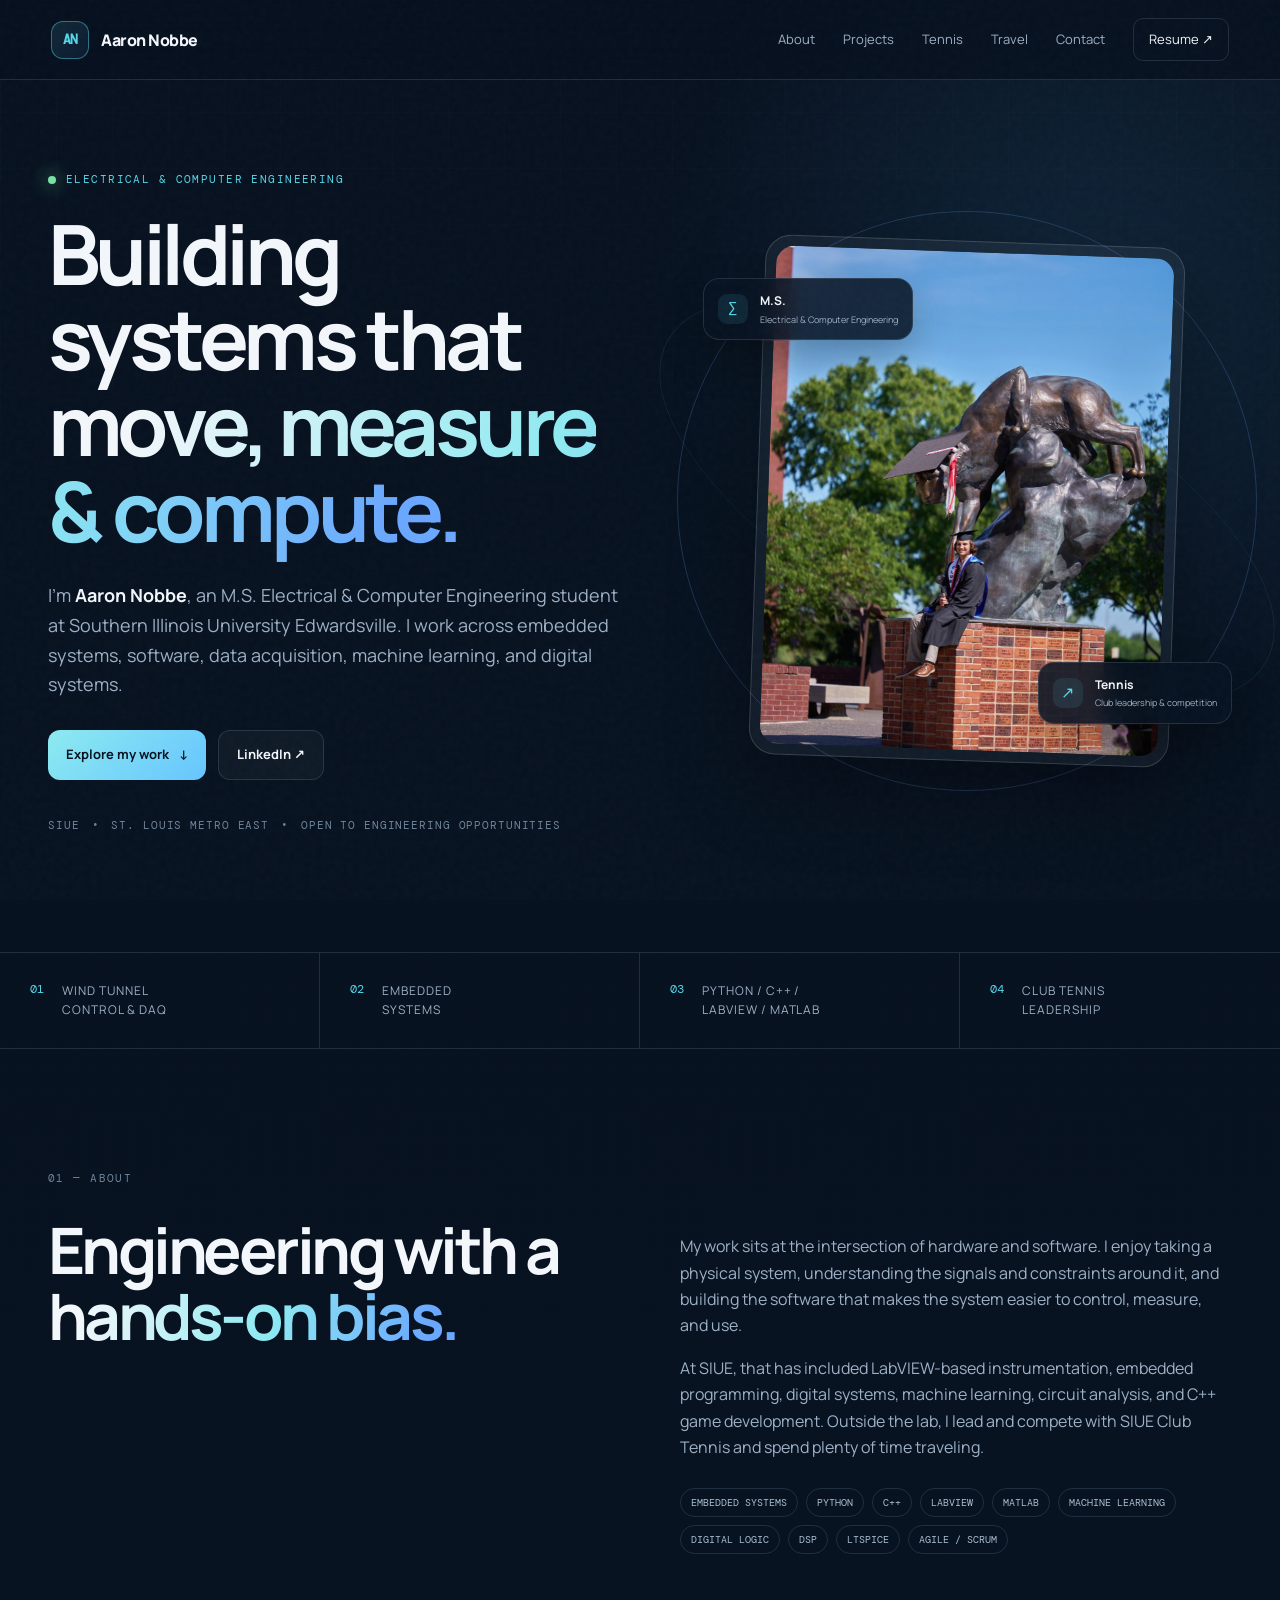
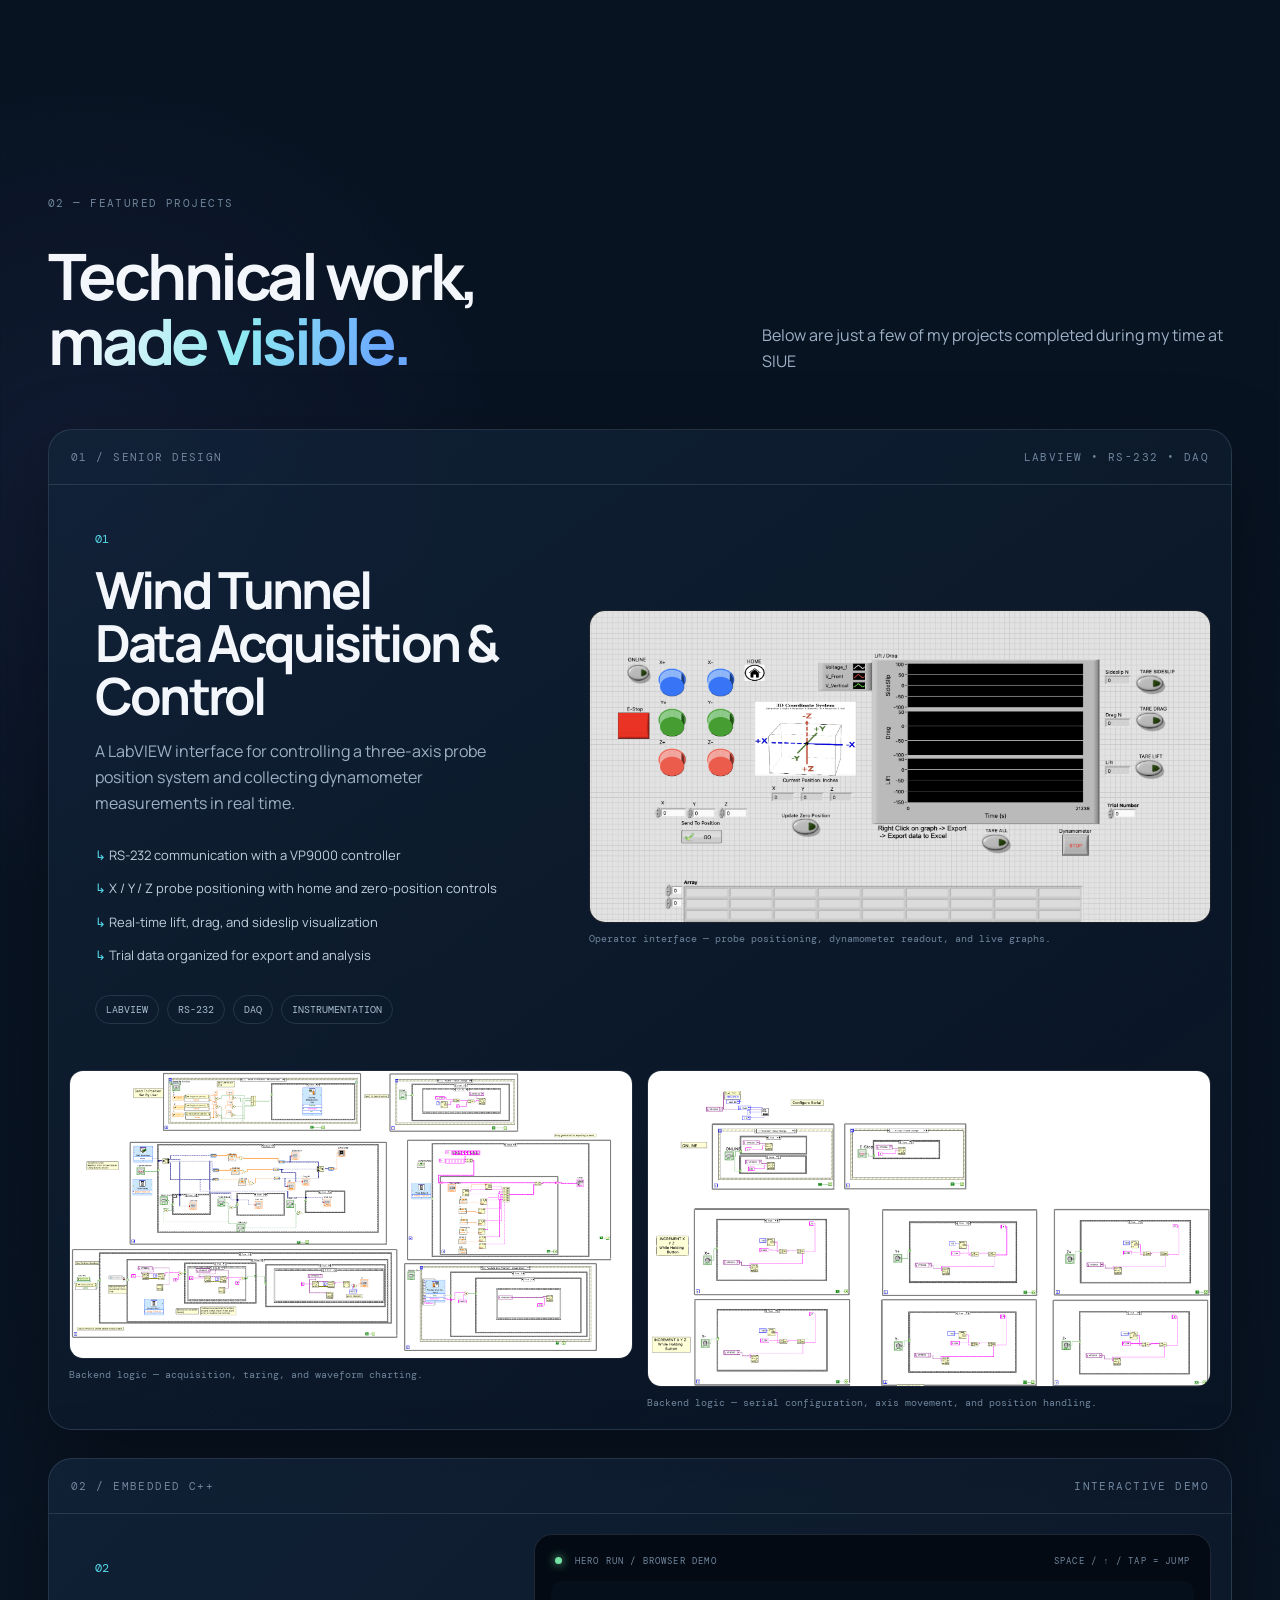
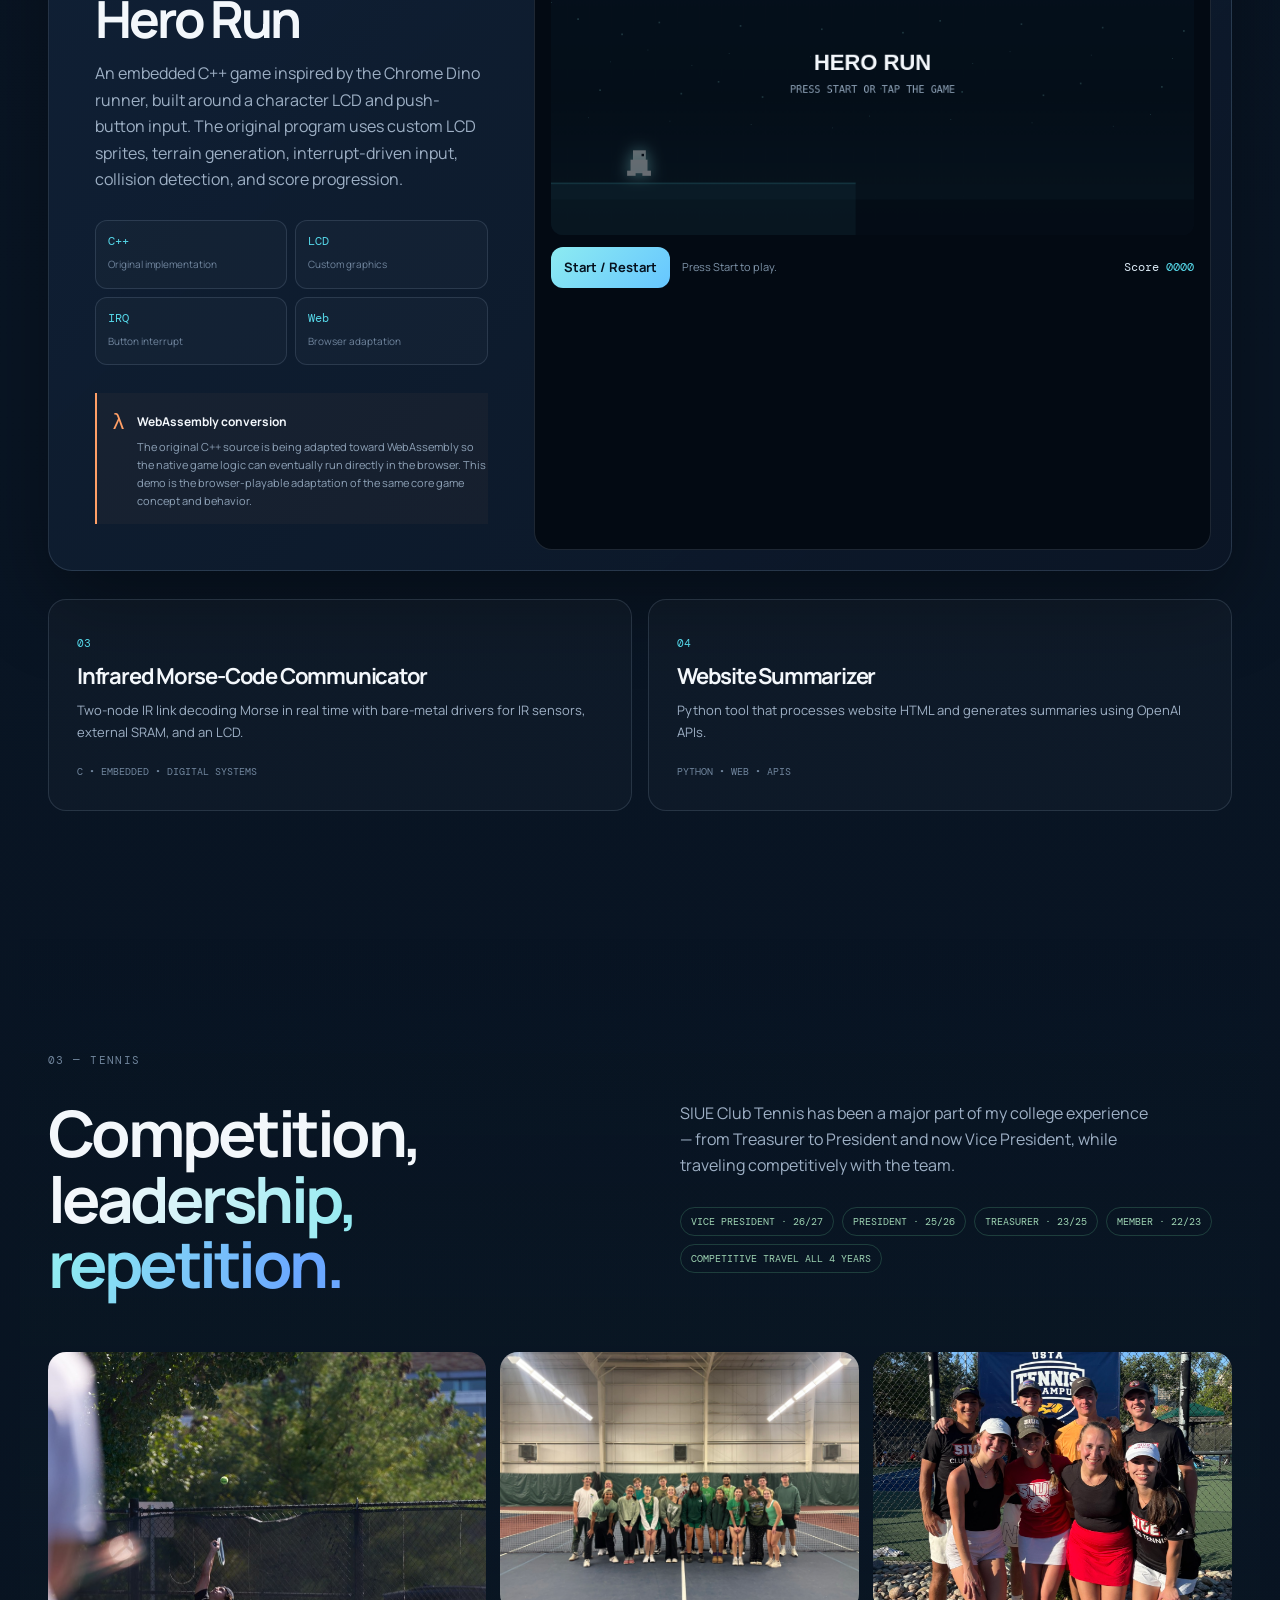
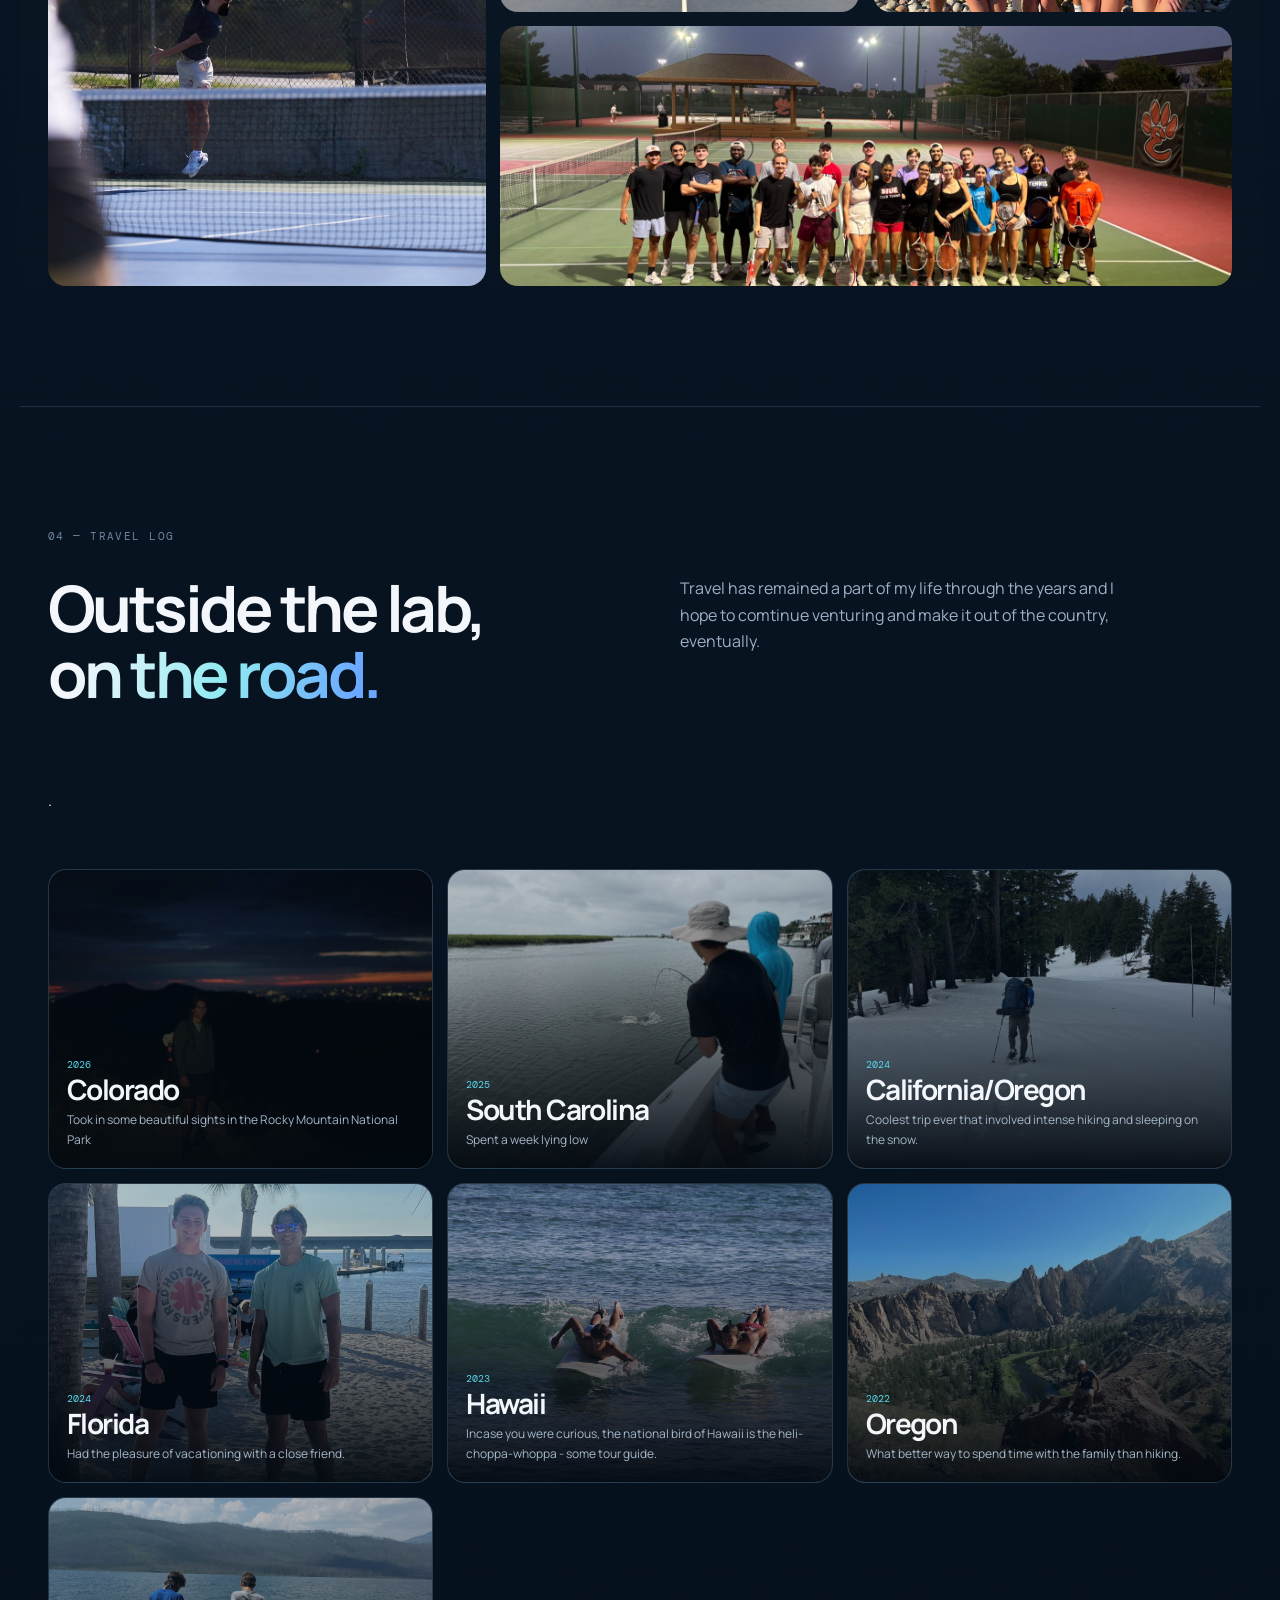
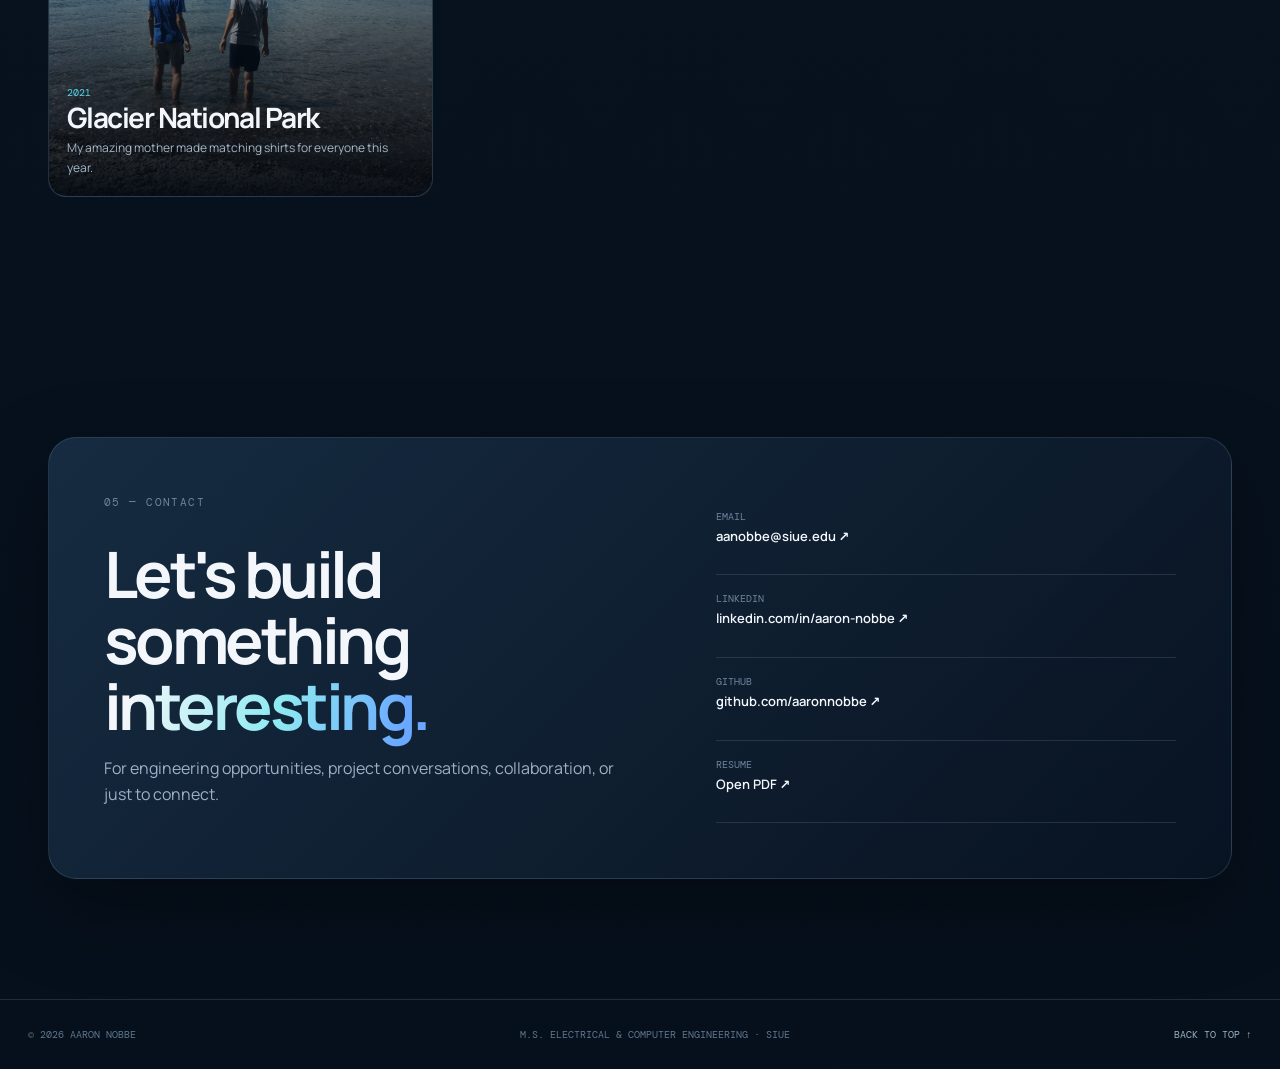
<file: index.html>
<!DOCTYPE html>
<html lang="en">
<head>
  <meta charset="UTF-8">
  <meta name="viewport" content="width=device-width, initial-scale=1.0">
  <meta name="description" content="Aaron Nobbe — M.S. Electrical & Computer Engineering portfolio. Engineering projects, tennis, travel, and interactive work.">
  <meta name="theme-color" content="#07111f">
  <title>Aaron Nobbe | Electrical & Computer Engineering</title>
  <link rel="preconnect" href="https://fonts.googleapis.com">
  <link rel="preconnect" href="https://fonts.gstatic.com" crossorigin>
  <link href="https://fonts.googleapis.com/css2?family=DM+Mono:wght@400;500&family=Manrope:wght@400;500;600;700;800&display=swap" rel="stylesheet">
  <link rel="stylesheet" href="styles.css">
</head>
<body>
  <div class="noise"></div>

  <header class="site-header" id="top">
    <a class="brand" href="#top" aria-label="Aaron Nobbe home">
      <span class="brand-mark">AN</span>
      <span>Aaron Nobbe</span>
    </a>
    <button class="menu-toggle" aria-label="Open navigation" aria-expanded="false">☰</button>
    <nav class="nav" aria-label="Primary navigation">
      <a href="#about">About</a>
      <a href="#projects">Projects</a>
      <a href="#tennis">Tennis</a>
      <a href="#travel">Travel</a>
      <a href="#contact">Contact</a>
      <a class="nav-resume" href="assets/Aaron_Nobbe_Resume.pdf" target="_blank" rel="noopener">Resume ↗</a>
    </nav>
  </header>

  <main>
    <section class="hero section-pad">
      <div class="hero-copy">
        <div class="eyebrow"><span class="pulse"></span> Electrical & Computer Engineering</div>
        <h1>Building systems that<br><span class="gradient-text">move, measure & compute.</span></h1>
        <p class="hero-lede">
          I'm <strong>Aaron Nobbe</strong>, an M.S. Electrical & Computer Engineering student at
          Southern Illinois University Edwardsville. I work across embedded systems, software,
          data acquisition, machine learning, and digital systems.
        </p>
        <div class="hero-actions">
          <a class="button button-primary" href="#projects">Explore my work <span>↓</span></a>
          <a class="button button-ghost" href="https://www.linkedin.com/in/aaron-nobbe/" target="_blank" rel="noopener">LinkedIn ↗</a>
        </div>
        <div class="hero-meta">
          <span>SIUE</span><span>•</span><span>St. Louis Metro East</span><span>•</span><span>Open to engineering opportunities</span>
        </div>
      </div>

      <div class="hero-photo-wrap">
        <div class="orbit orbit-one"></div>
        <div class="orbit orbit-two"></div>
        <div class="hero-photo-card">
          <img src="assets/profile.jpg" alt="Portrait of Aaron Nobbe">
        </div>
        <div class="floating-chip chip-degree">
          <span class="chip-icon">∑</span>
          <div><b>M.S.</b><small>Electrical & Computer Engineering</small></div>
        </div>
        <div class="floating-chip chip-sport">
          <span class="chip-icon">↗</span>
          <div><b>Tennis</b><small>Club leadership & competition</small></div>
        </div>
      </div>
    </section>

    <section class="stats-strip">
      <div><b>01</b><span>Wind tunnel<br>control & DAQ</span></div>
      <div><b>02</b><span>Embedded<br>systems</span></div>
      <div><b>03</b><span>Python / C++ /<br>LabVIEW / MATLAB</span></div>
      <div><b>04</b><span>Club tennis<br>leadership</span></div>
    </section>

    <section class="section-pad about" id="about">
      <div class="section-label">01 — ABOUT</div>
      <div class="about-grid">
        <div>
          <h2>Engineering with a<br><span class="gradient-text">hands-on bias.</span></h2>
        </div>
        <div class="about-copy">
          <p>
            My work sits at the intersection of hardware and software. I enjoy taking a physical
            system, understanding the signals and constraints around it, and building the software
            that makes the system easier to control, measure, and use.
          </p>
          <p>
            At SIUE, that has included LabVIEW-based instrumentation, embedded programming,
            digital systems, machine learning, circuit analysis, and C++ game development.
            Outside the lab, I lead and compete with SIUE Club Tennis and spend plenty of time
            traveling.
          </p>
          <div class="skill-cloud" aria-label="Skills">
            <span>Embedded Systems</span><span>Python</span><span>C++</span><span>LabVIEW</span>
            <span>MATLAB</span><span>Machine Learning</span><span>Digital Logic</span>
            <span>DSP</span><span>LTSpice</span><span>Agile / Scrum</span>
          </div>
        </div>
      </div>
    </section>

    <section class="section-pad projects" id="projects">
      <div class="section-label">02 — FEATURED PROJECTS</div>
      <div class="section-heading">
        <div>
          <h2>Technical work,<br><span class="gradient-text">made visible.</span></h2>
        </div>
        <p>Below are just a few of my projects completed during my time at SIUE</p>
      </div>

      <!--
        TO ADD ANOTHER FULL CASE-STUDY PROJECT:
        Copy one of the <article class="project-card"> blocks below
        (wind-card or game-card), give it a new class name if you want
        unique styling, update the copy/images, and paste it here or
        after the existing ones. It will automatically pick up the
        project-card / project-grid layout styles from styles.css.
      -->
      <article class="project-card wind-card">
        <div class="project-topline"><span>01 / SENIOR DESIGN</span><span>LABVIEW • RS-232 • DAQ</span></div>
        <div class="project-grid">
          <div class="project-copy">
            <div class="project-number">01</div>
            <h3>Wind Tunnel<br>Data Acquisition & Control</h3>
            <p class="project-summary">
              A LabVIEW interface for controlling a three-axis probe position system and collecting
              dynamometer measurements in real time.
            </p>
            <ul class="feature-list">
              <li><span>↳</span> RS-232 communication with a VP9000 controller</li>
              <li><span>↳</span> X / Y / Z probe positioning with home and zero-position controls</li>
              <li><span>↳</span> Real-time lift, drag, and sideslip visualization</li>
              <li><span>↳</span> Trial data organized for export and analysis</li>
            </ul>
            <div class="tech-row"><span>LabVIEW</span><span>RS-232</span><span>DAQ</span><span>Instrumentation</span></div>
          </div>
          <div class="project-media">
            <figure class="media-main">
              <img src="assets/wind-tunnel-interface.png" alt="Wind tunnel LabVIEW control interface" loading="lazy">
              <figcaption>Operator interface — probe positioning, dynamometer readout, and live graphs.</figcaption>
            </figure>
          </div>
        </div>
        <div class="backend-gallery">
          <figure><img src="assets/wind-tunnel-backend.png" alt="Wind tunnel LabVIEW backend block diagram" loading="lazy"><figcaption>Backend logic — acquisition, taring, and waveform charting.</figcaption></figure>
          <figure><img src="assets/wind-tunnel-backend-2.png" alt="Wind tunnel LabVIEW backend block diagram showing serial and axis controls" loading="lazy"><figcaption>Backend logic — serial configuration, axis movement, and position handling.</figcaption></figure>
        </div>
      </article>

      <article class="project-card game-card">
        <div class="project-topline"><span>02 / EMBEDDED C++</span><span>INTERACTIVE DEMO</span></div>
        <div class="project-grid game-grid">
          <div class="project-copy">
            <div class="project-number">02</div>
            <h3>Hero Run</h3>
            <p class="project-summary">
              An embedded C++ game inspired by the Chrome Dino runner, built around a character
              LCD and push-button input. The original program uses custom LCD sprites, terrain
              generation, interrupt-driven input, collision detection, and score progression.
            </p>
            <div class="game-specs">
              <div><b>C++</b><span>Original implementation</span></div>
              <div><b>LCD</b><span>Custom graphics</span></div>
              <div><b>IRQ</b><span>Button interrupt</span></div>
              <div><b>Web</b><span>Browser adaptation</span></div>
            </div>
            <div class="wasm-note">
              <span class="note-icon">λ</span>
              <div>
                <b>WebAssembly conversion</b>
                <p>The original C++ source is being adapted toward WebAssembly so the native game
                logic can eventually run directly in the browser. This demo is the browser-playable
                adaptation of the same core game concept and behavior.</p>
              </div>
            </div>
          </div>
          <div class="game-panel">
            <div class="game-header">
              <div><span class="live-dot"></span> HERO RUN / BROWSER DEMO</div>
              <div>SPACE / ↑ / TAP = JUMP</div>
            </div>
            <canvas id="gameCanvas" width="760" height="300" aria-label="Playable Hero Run game"></canvas>
            <div class="game-controls">
              <button class="button button-primary" id="startGame">Start / Restart</button>
              <span id="gameStatus">Press Start to play.</span>
              <strong>Score <span id="score">0000</span></strong>
            </div>
          </div>
        </div>
      </article>

      <div class="other-projects">
        <div class="mini-project">
          <span>03</span><h4>Infrared Morse-Code Communicator</h4>
          <p>Two-node IR link decoding Morse in real time with bare-metal drivers for IR sensors, external SRAM, and an LCD.</p>
          <em>C • Embedded • Digital Systems</em>
        </div>
        <div class="mini-project">
          <span>04</span><h4>Website Summarizer</h4>
          <p>Python tool that processes website HTML and generates summaries using OpenAI APIs.</p>
          <em>Python • Web • APIs</em>
        </div>
        <!--
          TO ADD ANOTHER SMALLER PROJECT: copy a .mini-project block
          below this comment, bump the number, and fill in the fields.
          It'll drop into the grid automatically.

          <div class="mini-project">
            <span>05</span><h4>Project Title</h4>
            <p>One or two sentences describing what it does.</p>
            <em>Tag • Tag • Tag</em>
          </div>
        -->
      </div>
    </section>

    <section class="section-pad tennis" id="tennis">
      <div class="section-label">03 — TENNIS</div>
      <div class="split-title">
        <div><h2>Competition,<br><span class="gradient-text">leadership, repetition.</span></h2></div>
        <div>
          <p>SIUE Club Tennis has been a major part of my college experience — from Treasurer to President and now Vice President, while traveling competitively with the team.</p>
          <div class="role-pills"><span>Vice President · 26/27</span><span>President · 25/26</span><span>Treasurer · 23/25</span><span>Member · 22/23</span><span>Competitive Travel All 4 Years</span></div>
        </div>
      </div>
      <div class="photo-grid tennis-grid">
        <div class="photo-tile tall"><img src="assets/gallery/tennis-1.jpg" alt="Aaron Nobbe playing tennis" loading="lazy"></div>
        <div class="photo-tile"><img src="assets/gallery/tennis-2.jpg" alt="Tennis action shot" loading="lazy"></div>
        <div class="photo-tile"><img src="assets/gallery/tennis-3.jpg" alt="Tennis action shot" loading="lazy"></div>
        <div class="photo-tile wide"><img src="assets/gallery/tennis-4.jpg" alt="SIUE Club Tennis team" loading="lazy"></div>
      </div>
    </section>

    <section class="section-pad travel" id="travel">
      <div class="section-label">04 — TRAVEL LOG</div>
      <div class="travel-intro">
        <div><h2>Outside the lab,<br><span class="gradient-text">on the road.</span></h2></div>
        <p> Travel has remained a part of my life through the years and I hope to comtinue venturing and make it out of the country, eventually.</p>.</p>
      </div>
      <div class="travel-grid" id="travelGrid"></div>
    </section>

    <section class="section-pad contact" id="contact">
      <div class="contact-card">
        <div>
          <div class="section-label">05 — CONTACT</div>
          <h2>Let's build something<br><span class="gradient-text">interesting.</span></h2>
          <p>For engineering opportunities, project conversations, collaboration, or just to connect.</p>
        </div>
        <div class="contact-links">
          <a href="mailto:aanobbe@siue.edu"><span>Email</span><b>aanobbe@siue.edu ↗</b></a>
          <a href="https://www.linkedin.com/in/aaron-nobbe/" target="_blank" rel="noopener"><span>LinkedIn</span><b>linkedin.com/in/aaron-nobbe ↗</b></a>
          <a href="https://github.com/aaronnobbe" target="_blank" rel="noopener"><span>GitHub</span><b>github.com/aaronnobbe ↗</b></a>
          <a href="assets/Aaron_Nobbe_Resume.pdf" target="_blank" rel="noopener"><span>Resume</span><b>Open PDF ↗</b></a>
        </div>
      </div>
    </section>
  </main>

  <footer>
    <span>© 2026 Aaron Nobbe</span>
    <span>M.S. Electrical & Computer Engineering · SIUE</span>
    <a href="#top">Back to top ↑</a>
  </footer>

  <script src="script.js"></script>
</body>
</html>
</file>
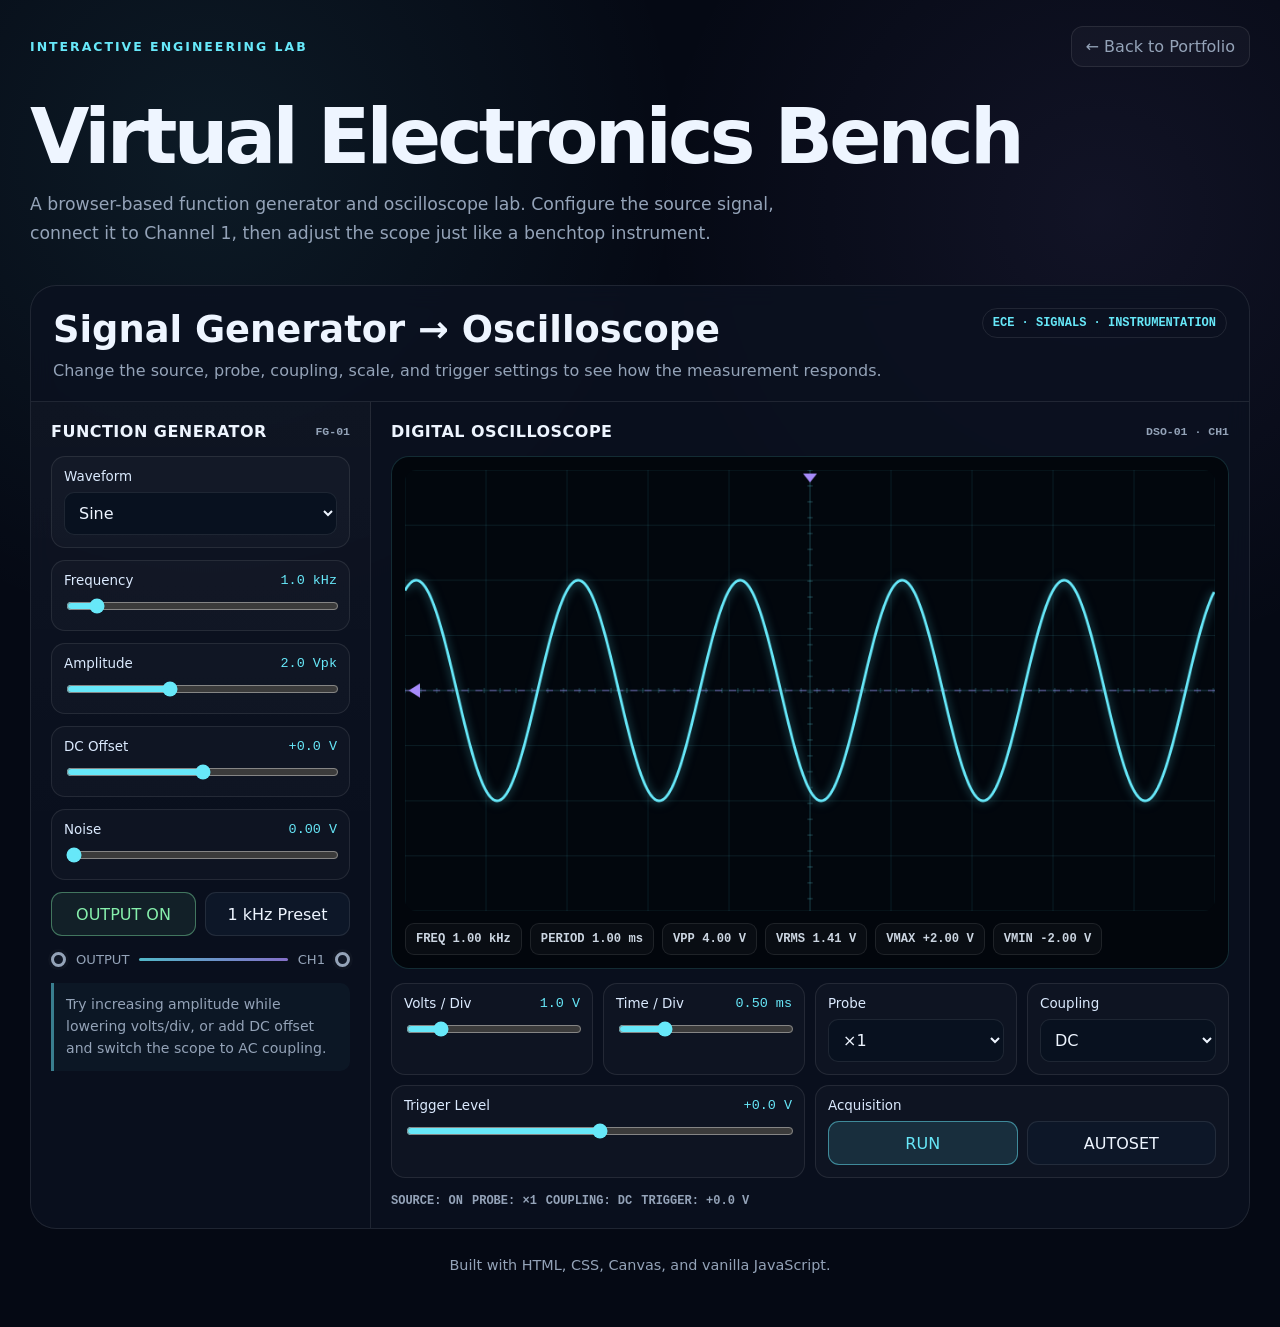
<file: ece-playground.html>
<!DOCTYPE html>
<html lang="en">
<head>
  <meta charset="UTF-8" />
  <meta name="viewport" content="width=device-width, initial-scale=1.0" />
  <title>Virtual Electronics Bench | Aaron Nobbe</title>
  <style>
    :root{
      --bg:#050914;
      --panel:#0b1220;
      --panel2:#0f1a2d;
      --text:#eef5ff;
      --muted:#94a3b8;
      --border:rgba(255,255,255,.09);
      --accent:#67e8f9;
      --accent2:#a78bfa;
      --good:#86efac;
      --warn:#fbbf24;
      --danger:#fca5a5;
    }

    *{box-sizing:border-box}

    body{
      margin:0;
      font-family:Inter, ui-sans-serif, system-ui, -apple-system, BlinkMacSystemFont, "Segoe UI", sans-serif;
      color:var(--text);
      background:
        radial-gradient(circle at 16% 12%, rgba(103,232,249,.08), transparent 30rem),
        radial-gradient(circle at 86% 16%, rgba(167,139,250,.08), transparent 28rem),
        var(--bg);
      min-height:100vh;
    }

    a{color:inherit}

    .wrap{
      width:min(1220px,calc(100% - 32px));
      margin:auto;
      padding:26px 0 54px;
    }

    .topbar{
      display:flex;
      align-items:center;
      justify-content:space-between;
      gap:18px;
      margin-bottom:34px;
    }

    .eyebrow{
      font-size:.78rem;
      letter-spacing:.16em;
      text-transform:uppercase;
      color:var(--accent);
      font-weight:700;
    }

    .back{
      text-decoration:none;
      border:1px solid var(--border);
      padding:10px 14px;
      border-radius:12px;
      color:var(--muted);
      background:rgba(255,255,255,.03);
    }

    .back:hover{
      color:var(--text);
      border-color:rgba(103,232,249,.35);
    }

    h1{
      font-size:clamp(2.4rem,6vw,5.4rem);
      line-height:.95;
      margin:.35rem 0 1rem;
      letter-spacing:-.05em;
    }

    .lede{
      max-width:790px;
      color:var(--muted);
      font-size:1.08rem;
      line-height:1.7;
      margin:0 0 36px;
    }

    .bench{
      border:1px solid var(--border);
      border-radius:26px;
      background:rgba(11,18,32,.82);
      backdrop-filter:blur(12px);
      overflow:hidden;
    }

    .bench-head{
      display:flex;
      justify-content:space-between;
      align-items:flex-start;
      gap:18px;
      padding:22px 22px 18px;
      border-bottom:1px solid var(--border);
    }

    .bench-head h2{
      margin:0 0 7px;
      font-size:clamp(1.5rem,3vw,2.3rem);
    }

    .bench-head p{
      margin:0;
      color:var(--muted);
      line-height:1.6;
    }

    .tag{
      font:600 .75rem/1 ui-monospace,SFMono-Regular,Menlo,monospace;
      border:1px solid var(--border);
      padding:8px 10px;
      border-radius:999px;
      color:var(--accent);
      white-space:nowrap;
    }

    .bench-grid{
      display:grid;
      grid-template-columns:340px minmax(0,1fr);
      min-width:0;
    }

    .generator{
      padding:20px;
      border-right:1px solid var(--border);
      background:linear-gradient(180deg, rgba(255,255,255,.02), transparent 55%);
    }

    .scope{
      padding:20px;
      min-width:0;
    }

    .instrument-label{
      display:flex;
      justify-content:space-between;
      align-items:center;
      gap:12px;
      margin-bottom:15px;
    }

    .instrument-label strong{
      font-size:1rem;
      letter-spacing:.03em;
    }

    .device-id{
      color:var(--muted);
      font:600 .72rem ui-monospace,SFMono-Regular,Menlo,monospace;
    }

    .screen{
      background:#02060c;
      border:1px solid rgba(103,232,249,.17);
      border-radius:18px;
      padding:13px;
    }

    canvas{
      display:block;
      width:100%;
      height:auto;
      border-radius:11px;
      background:#02070d;
    }

    .readouts{
      display:flex;
      flex-wrap:wrap;
      gap:8px;
      margin-top:12px;
    }

    .pill{
      font:600 .76rem/1.2 ui-monospace,SFMono-Regular,Menlo,monospace;
      padding:8px 10px;
      border:1px solid var(--border);
      border-radius:9px;
      color:#cbd5e1;
      background:rgba(255,255,255,.03);
    }

    .controls{
      display:grid;
      gap:12px;
    }

    .control{
      padding:12px;
      border:1px solid var(--border);
      border-radius:14px;
      background:rgba(255,255,255,.025);
    }

    .control label{
      display:flex;
      justify-content:space-between;
      gap:10px;
      font-size:.84rem;
      color:#dbeafe;
      margin-bottom:8px;
    }

    .value{
      font-family:ui-monospace,SFMono-Regular,Menlo,monospace;
      color:var(--accent);
    }

    select{
      width:100%;
      font:inherit;
      color:var(--text);
      background:#08111f;
      border:1px solid var(--border);
      border-radius:10px;
      padding:10px;
    }

    input[type=range]{
      width:100%;
      accent-color:var(--accent);
    }

    .btn-row{
      display:grid;
      grid-template-columns:1fr 1fr;
      gap:9px;
    }

    button{
      min-height:44px;
      font:inherit;
      color:var(--text);
      background:#0d1728;
      border:1px solid var(--border);
      border-radius:11px;
      padding:10px 13px;
      cursor:pointer;
    }

    button:hover{
      border-color:rgba(103,232,249,.42);
    }

    button.active{
      background:rgba(103,232,249,.12);
      border-color:rgba(103,232,249,.5);
      color:var(--accent);
    }

    button.output-on{
      color:var(--good);
      border-color:rgba(134,239,172,.42);
      background:rgba(134,239,172,.08);
    }

    .connector{
      margin:16px 0;
      display:flex;
      align-items:center;
      gap:10px;
      color:var(--muted);
      font-size:.82rem;
    }

    .jack{
      width:15px;
      height:15px;
      border-radius:50%;
      border:3px solid #94a3b8;
      background:#111827;
      box-shadow:0 0 0 3px rgba(255,255,255,.025);
    }

    .cable{
      flex:1;
      height:3px;
      background:linear-gradient(90deg,var(--accent),var(--accent2));
      opacity:.78;
      border-radius:999px;
    }

    .scope-controls{
      display:grid;
      grid-template-columns:repeat(4,minmax(0,1fr));
      gap:10px;
      margin-top:14px;
    }

    .scope-controls .control{
      min-width:0;
    }

    .scope-controls .wide{
      grid-column:span 2;
    }

    .note{
      margin-top:14px;
      padding:11px 12px;
      border-left:3px solid rgba(103,232,249,.5);
      background:rgba(103,232,249,.04);
      color:var(--muted);
      font-size:.88rem;
      line-height:1.55;
      border-radius:0 10px 10px 0;
    }

    .status{
      margin-top:16px;
      display:flex;
      flex-wrap:wrap;
      gap:9px;
    }

    .status span{
      font:600 .75rem ui-monospace,SFMono-Regular,Menlo,monospace;
      color:var(--muted);
    }

    .footer{
      margin-top:28px;
      text-align:center;
      color:var(--muted);
      font-size:.9rem;
    }

    @media(max-width:980px){
      .bench-grid{grid-template-columns:1fr}
      .generator{border-right:0;border-bottom:1px solid var(--border)}
      .scope-controls{grid-template-columns:repeat(2,minmax(0,1fr))}
    }

    @media(max-width:620px){
      .wrap{width:min(100% - 20px,1220px)}
      .bench-head{display:block}
      .tag{display:inline-block;margin-top:12px}
      .scope-controls{grid-template-columns:1fr}
      .scope-controls .wide{grid-column:auto}
      .btn-row{grid-template-columns:1fr}
      .topbar{align-items:flex-start}
    }
  </style>
</head>
<body>
  <main class="wrap">
    <div class="topbar">
      <div class="eyebrow">Interactive Engineering Lab</div>
      <a class="back" href="index.html">← Back to Portfolio</a>
    </div>

    <h1>Virtual Electronics Bench</h1>
    <p class="lede">
      A browser-based function generator and oscilloscope lab. Configure the source signal, connect it to Channel 1,
      then adjust the scope just like a benchtop instrument.
    </p>

    <section class="bench">
      <div class="bench-head">
        <div>
          <h2>Signal Generator → Oscilloscope</h2>
          <p>Change the source, probe, coupling, scale, and trigger settings to see how the measurement responds.</p>
        </div>
        <span class="tag">ECE · SIGNALS · INSTRUMENTATION</span>
      </div>

      <div class="bench-grid">
        <aside class="generator">
          <div class="instrument-label">
            <strong>FUNCTION GENERATOR</strong>
            <span class="device-id">FG-01</span>
          </div>

          <div class="controls">
            <div class="control">
              <label for="waveform">Waveform</label>
              <select id="waveform">
                <option value="sine">Sine</option>
                <option value="square">Square</option>
                <option value="triangle">Triangle</option>
              </select>
            </div>

            <div class="control">
              <label for="frequency">Frequency <span class="value" id="frequencyValue"></span></label>
              <input id="frequency" type="range" min="100" max="10000" value="1000" step="100">
            </div>

            <div class="control">
              <label for="amplitude">Amplitude <span class="value" id="amplitudeValue"></span></label>
              <input id="amplitude" type="range" min="0.2" max="5" value="2" step="0.1">
            </div>

            <div class="control">
              <label for="offset">DC Offset <span class="value" id="offsetValue"></span></label>
              <input id="offset" type="range" min="-3" max="3" value="0" step="0.1">
            </div>

            <div class="control">
              <label for="noise">Noise <span class="value" id="noiseValue"></span></label>
              <input id="noise" type="range" min="0" max="0.5" value="0" step="0.01">
            </div>

            <div class="btn-row">
              <button id="outputBtn" type="button" class="output-on">OUTPUT ON</button>
              <button id="presetBtn" type="button">1 kHz Preset</button>
            </div>
          </div>

          <div class="connector">
            <span class="jack" aria-hidden="true"></span>
            <span>OUTPUT</span>
            <span class="cable" aria-hidden="true"></span>
            <span>CH1</span>
            <span class="jack" aria-hidden="true"></span>
          </div>

          <div class="note">
            Try increasing amplitude while lowering volts/div, or add DC offset and switch the scope to AC coupling.
          </div>
        </aside>

        <section class="scope">
          <div class="instrument-label">
            <strong>DIGITAL OSCILLOSCOPE</strong>
            <span class="device-id">DSO-01 · CH1</span>
          </div>

          <div class="screen">
            <canvas id="scopeCanvas" width="920" height="500" aria-label="Animated oscilloscope display"></canvas>

            <div class="readouts">
              <span class="pill" id="mFreq">FREQ 1.00 kHz</span>
              <span class="pill" id="mPeriod">PERIOD 1.00 ms</span>
              <span class="pill" id="mVpp">VPP 4.00 V</span>
              <span class="pill" id="mRms">VRMS 1.41 V</span>
              <span class="pill" id="mMax">VMAX +2.00 V</span>
              <span class="pill" id="mMin">VMIN -2.00 V</span>
            </div>
          </div>

          <div class="scope-controls">
            <div class="control">
              <label for="voltsDiv">Volts / Div <span class="value" id="voltsDivValue"></span></label>
              <input id="voltsDiv" type="range" min="0.2" max="5" value="1" step="0.2">
            </div>

            <div class="control">
              <label for="timeDiv">Time / Div <span class="value" id="timeDivValue"></span></label>
              <input id="timeDiv" type="range" min="0.02" max="2" value="0.5" step="0.02">
            </div>

            <div class="control">
              <label for="probe">Probe</label>
              <select id="probe">
                <option value="1" selected>×1</option>
                <option value="10">×10</option>
              </select>
            </div>

            <div class="control">
              <label for="coupling">Coupling</label>
              <select id="coupling">
                <option value="DC" selected>DC</option>
                <option value="AC">AC</option>
              </select>
            </div>

            <div class="control wide">
              <label for="trigger">Trigger Level <span class="value" id="triggerValue"></span></label>
              <input id="trigger" type="range" min="-5" max="5" value="0" step="0.1">
            </div>

            <div class="control wide">
              <label>Acquisition</label>
              <div class="btn-row">
                <button id="runStop" class="active" type="button">RUN</button>
                <button id="autoset" type="button">AUTOSET</button>
              </div>
            </div>
          </div>

          <div class="status">
            <span id="statusOutput">SOURCE: ON</span>
            <span id="statusProbe">PROBE: ×10</span>
            <span id="statusCoupling">COUPLING: DC</span>
            <span id="statusTrigger">TRIGGER: 0.0 V</span>
          </div>
        </section>
      </div>
    </section>

    <div class="footer">Built with HTML, CSS, Canvas, and vanilla JavaScript.</div>
  </main>

  <script>
    (() => {
      const canvas = document.getElementById('scopeCanvas');
      const ctx = canvas.getContext('2d');

      const el = {
        waveform: document.getElementById('waveform'),
        frequency: document.getElementById('frequency'),
        amplitude: document.getElementById('amplitude'),
        offset: document.getElementById('offset'),
        noise: document.getElementById('noise'),
        voltsDiv: document.getElementById('voltsDiv'),
        timeDiv: document.getElementById('timeDiv'),
        probe: document.getElementById('probe'),
        coupling: document.getElementById('coupling'),
        trigger: document.getElementById('trigger')
      };

      const txt = {
        frequency: document.getElementById('frequencyValue'),
        amplitude: document.getElementById('amplitudeValue'),
        offset: document.getElementById('offsetValue'),
        noise: document.getElementById('noiseValue'),
        voltsDiv: document.getElementById('voltsDivValue'),
        timeDiv: document.getElementById('timeDivValue'),
        trigger: document.getElementById('triggerValue')
      };

      const meter = {
        freq: document.getElementById('mFreq'),
        period: document.getElementById('mPeriod'),
        vpp: document.getElementById('mVpp'),
        rms: document.getElementById('mRms'),
        max: document.getElementById('mMax'),
        min: document.getElementById('mMin')
      };

      let running = true;
      let outputOn = true;
      let phase = 0;
      let last = performance.now();

      function state(){
        return {
          waveform: el.waveform.value,
          frequency: Number(el.frequency.value),
          amplitude: Number(el.amplitude.value),
          offset: Number(el.offset.value),
          noise: Number(el.noise.value),
          voltsDiv: Number(el.voltsDiv.value),
          timeDivMs: Number(el.timeDiv.value),
          probe: Number(el.probe.value),
          coupling: el.coupling.value,
          trigger: Number(el.trigger.value)
        };
      }

      function baseWave(type, cycle){
        const t = cycle - Math.floor(cycle);
        if(type === 'square') return t < .5 ? 1 : -1;
        if(type === 'triangle') return 1 - 4 * Math.abs(t - .5);
        return Math.sin(cycle * Math.PI * 2);
      }

      function rmsFactor(type){
        if(type === 'square') return 1;
        if(type === 'triangle') return 1 / Math.sqrt(3);
        return 1 / Math.sqrt(2);
      }

      function updateLabels(){
        const s = state();

        txt.frequency.textContent = s.frequency >= 1000
          ? (s.frequency / 1000).toFixed(1) + ' kHz'
          : s.frequency.toFixed(0) + ' Hz';
        txt.amplitude.textContent = s.amplitude.toFixed(1) + ' Vpk';
        txt.offset.textContent = (s.offset >= 0 ? '+' : '') + s.offset.toFixed(1) + ' V';
        txt.noise.textContent = s.noise.toFixed(2) + ' V';
        txt.voltsDiv.textContent = s.voltsDiv.toFixed(1) + ' V';
        txt.timeDiv.textContent = s.timeDivMs.toFixed(2) + ' ms';
        txt.trigger.textContent = (s.trigger >= 0 ? '+' : '') + s.trigger.toFixed(1) + ' V';

        const probeScale = s.probe;
        const effectiveOffset = (s.coupling === 'AC' ? 0 : s.offset) * probeScale;
        const peak = outputOn ? s.amplitude * probeScale : 0;
        const vmax = effectiveOffset + peak;
        const vmin = effectiveOffset - peak;

        meter.freq.textContent = outputOn
          ? 'FREQ ' + (s.frequency >= 1000 ? (s.frequency/1000).toFixed(2) + ' kHz' : s.frequency.toFixed(0) + ' Hz')
          : 'FREQ --';
        meter.period.textContent = outputOn
          ? 'PERIOD ' + (1000 / s.frequency).toFixed(2) + ' ms'
          : 'PERIOD --';
        meter.vpp.textContent = 'VPP ' + (2 * peak).toFixed(2) + ' V';
        meter.rms.textContent = 'VRMS ' + (peak * rmsFactor(s.waveform)).toFixed(2) + ' V';
        meter.max.textContent = 'VMAX ' + (vmax >= 0 ? '+' : '') + vmax.toFixed(2) + ' V';
        meter.min.textContent = 'VMIN ' + (vmin >= 0 ? '+' : '') + vmin.toFixed(2) + ' V';

        document.getElementById('statusOutput').textContent = 'SOURCE: ' + (outputOn ? 'ON' : 'OFF');
        document.getElementById('statusProbe').textContent = 'PROBE: ×' + s.probe;
        document.getElementById('statusCoupling').textContent = 'COUPLING: ' + s.coupling;
        document.getElementById('statusTrigger').textContent = 'TRIGGER: ' + (s.trigger >= 0 ? '+' : '') + s.trigger.toFixed(1) + ' V';
      }

      function drawGrid(){
        const w = canvas.width;
        const h = canvas.height;

        ctx.fillStyle = '#02070d';
        ctx.fillRect(0,0,w,h);

        for(let i=0;i<=10;i++){
          const x = i*w/10;
          ctx.strokeStyle = i===5 ? 'rgba(103,232,249,.28)' : 'rgba(103,232,249,.11)';
          ctx.lineWidth = 1;
          ctx.beginPath();
          ctx.moveTo(x,0);
          ctx.lineTo(x,h);
          ctx.stroke();
        }

        for(let i=0;i<=8;i++){
          const y = i*h/8;
          ctx.strokeStyle = i===4 ? 'rgba(103,232,249,.28)' : 'rgba(103,232,249,.11)';
          ctx.beginPath();
          ctx.moveTo(0,y);
          ctx.lineTo(w,y);
          ctx.stroke();
        }

        ctx.strokeStyle='rgba(103,232,249,.3)';
        for(let x=0;x<w;x+=18){
          ctx.beginPath();
          ctx.moveTo(x,h/2-3);
          ctx.lineTo(x,h/2+3);
          ctx.stroke();
        }

        for(let y=0;y<h;y+=18){
          ctx.beginPath();
          ctx.moveTo(w/2-3,y);
          ctx.lineTo(w/2+3,y);
          ctx.stroke();
        }
      }

      function drawTrigger(s){
        const h = canvas.height;
        const pxPerVolt = h/8/s.voltsDiv;
        const y = h/2 - s.trigger*pxPerVolt;

        if(y < 0 || y > h) return;

        ctx.save();
        ctx.setLineDash([8,8]);
        ctx.strokeStyle='rgba(167,139,250,.45)';
        ctx.lineWidth=1.5;
        ctx.beginPath();
        ctx.moveTo(0,y);
        ctx.lineTo(canvas.width,y);
        ctx.stroke();
        ctx.restore();

        ctx.fillStyle='#a78bfa';
        ctx.beginPath();
        ctx.moveTo(4,y);
        ctx.lineTo(17,y-8);
        ctx.lineTo(17,y+8);
        ctx.closePath();
        ctx.fill();
      }

      function drawWave(now){
        const dt = Math.min((now-last)/1000,.05);
        last = now;

        const s = state();
        if(running) phase += dt*.2;

        drawGrid();
        drawTrigger(s);

        const pxPerVolt = canvas.height/8/s.voltsDiv;
        const totalTimeSec = (s.timeDivMs*10)/1000;
        const probeScale = s.probe;
        const offset = (s.coupling === 'AC' ? 0 : s.offset) * probeScale;

        ctx.beginPath();

        for(let x=0;x<canvas.width;x++){
          const time = (x/canvas.width)*totalTimeSec;
          const cycles = s.frequency*time + phase;

          let volts = offset;
          if(outputOn){
            volts += (s.amplitude * probeScale) * baseWave(s.waveform,cycles);
            volts += (Math.random()*2-1) * s.noise * probeScale;
          }

          const y = canvas.height/2 - volts*pxPerVolt;

          if(x===0) ctx.moveTo(x,y);
          else ctx.lineTo(x,y);
        }

        ctx.strokeStyle = outputOn ? '#67e8f9' : '#475569';
        ctx.lineWidth=3;
        ctx.shadowColor=outputOn ? 'rgba(103,232,249,.55)' : 'transparent';
        ctx.shadowBlur=outputOn ? 11 : 0;
        ctx.stroke();
        ctx.shadowBlur=0;

        // Trigger marker
        ctx.fillStyle='#a78bfa';
        ctx.beginPath();
        ctx.moveTo(canvas.width/2-8,4);
        ctx.lineTo(canvas.width/2+8,4);
        ctx.lineTo(canvas.width/2,14);
        ctx.closePath();
        ctx.fill();

        requestAnimationFrame(drawWave);
      }

      Object.values(el).forEach(control => {
        control.addEventListener('input', updateLabels);
        control.addEventListener('change', updateLabels);
      });

      document.getElementById('outputBtn').addEventListener('click', e => {
        outputOn = !outputOn;
        e.currentTarget.textContent = outputOn ? 'OUTPUT ON' : 'OUTPUT OFF';
        e.currentTarget.classList.toggle('output-on', outputOn);
        updateLabels();
      });

      document.getElementById('runStop').addEventListener('click', e => {
        running = !running;
        e.currentTarget.textContent = running ? 'RUN' : 'STOPPED';
        e.currentTarget.classList.toggle('active', running);
      });

      document.getElementById('presetBtn').addEventListener('click', () => {
        el.waveform.value='square';
        el.frequency.value='1000';
        el.amplitude.value='2.5';
        el.offset.value='0';
        el.noise.value='0';
        updateLabels();
      });

      document.getElementById('autoset').addEventListener('click', () => {
        const s = state();

        // approximate auto volts/div based on visible peak
        const peakVisible = Math.max(.2, (s.amplitude + Math.abs(s.coupling === 'AC' ? 0 : s.offset)) * s.probe);
        const preferredVdiv = Math.max(.2, Math.min(5, Math.ceil((peakVisible/3)*5)/5));
        el.voltsDiv.value = preferredVdiv.toFixed(1);

        // aim to show about 3 periods across screen
        const periodMs = 1000/s.frequency;
        const preferredTdiv = Math.max(.02, Math.min(2, periodMs*3/10));
        el.timeDiv.value = preferredTdiv.toFixed(2);

        el.trigger.value = '0';
        updateLabels();
      });

      updateLabels();
      requestAnimationFrame(drawWave);
    })();
  </script>
</body>
</html>
</file>
<file: styles.css>
:root {
  --bg: #07111f;
  --bg-2: #0a1728;
  --panel: rgba(17, 31, 52, .72);
  --panel-strong: #0e1c30;
  --text: #f3f7fb;
  --muted: #9eb0c5;
  --line: rgba(166, 192, 216, .16);
  --cyan: #55d7e8;
  --blue: #6aa7ff;
  --orange: #ff9f66;
  --green: #76e3a4;
  --max: 1240px;
  --radius: 24px;
  --shadow: 0 30px 80px rgba(0,0,0,.35);
}
* { box-sizing: border-box; }
html { scroll-behavior: smooth; }
body {
  margin: 0;
  background:
    radial-gradient(circle at 85% 4%, rgba(60, 139, 190, .16), transparent 27rem),
    radial-gradient(circle at 7% 28%, rgba(84, 82, 174, .12), transparent 26rem),
    linear-gradient(180deg, #07111f 0%, #091524 48%, #06101c 100%);
  color: var(--text);
  font-family: "Manrope", system-ui, sans-serif;
  line-height: 1.65;
  overflow-x: hidden;
}
body::before {
  content: "";
  position: fixed; inset: 0; pointer-events: none; z-index: -1;
  background-image:
    linear-gradient(rgba(255,255,255,.025) 1px, transparent 1px),
    linear-gradient(90deg, rgba(255,255,255,.025) 1px, transparent 1px);
  background-size: 56px 56px;
  mask-image: linear-gradient(to bottom, rgba(0,0,0,.55), transparent 85%);
}
.noise {
  position: fixed; inset: 0; pointer-events: none; z-index: 50; opacity: .035;
  background-image: url("data:image/svg+xml,%3Csvg viewBox='0 0 180 180' xmlns='http://www.w3.org/2000/svg'%3E%3Cfilter id='n'%3E%3CfeTurbulence type='fractalNoise' baseFrequency='.8' numOctaves='3' stitchTiles='stitch'/%3E%3C/filter%3E%3Crect width='100%25' height='100%25' filter='url(%23n)' opacity='.8'/%3E%3C/svg%3E");
}
a { color: inherit; text-decoration: none; }
button { font: inherit; }
.site-header {
  position: sticky; top: 0; z-index: 40;
  width: 100%;
  display: flex; align-items: center; justify-content: space-between;
  padding: 18px clamp(20px, 4vw, 62px);
  background: rgba(7,17,31,.76);
  border-bottom: 1px solid var(--line);
  backdrop-filter: blur(18px);
}
.brand { display:flex; align-items:center; gap:12px; font-weight:800; letter-spacing:-.03em; }
.brand-mark {
  width: 38px; height:38px; display:grid; place-items:center;
  border: 1px solid rgba(85,215,232,.45); border-radius: 12px;
  color: var(--cyan); font-family:"DM Mono", monospace; font-size:13px;
  background: linear-gradient(135deg, rgba(85,215,232,.13), rgba(106,167,255,.08));
}
.nav { display:flex; align-items:center; gap:28px; font-size:13px; color: var(--muted); }
.nav a:hover { color:var(--text); }
.nav-resume { padding:10px 15px; border:1px solid var(--line); border-radius:10px; color:var(--text)!important; }
.menu-toggle { display:none; background:none; border:0; color:var(--text); font-size:22px; }
.section-pad { max-width:var(--max); margin:auto; padding: 120px 28px; }
.hero {
  min-height: 760px; display:grid; grid-template-columns: 1.05fr .95fr;
  gap: 70px; align-items:center; padding-top:90px;
}
.eyebrow, .section-label, .project-topline, .game-header {
  font-family:"DM Mono", monospace; text-transform:uppercase; letter-spacing:.13em; font-size:11px;
}
.eyebrow { color:var(--cyan); display:flex; align-items:center; gap:10px; margin-bottom:22px; }
.pulse { width:8px; height:8px; border-radius:50%; background:var(--green); box-shadow:0 0 18px var(--green); }
h1,h2,h3,h4 { margin:0; letter-spacing:-.055em; line-height:1.03; }
h1 { font-size: clamp(50px, 6.5vw, 88px); max-width:900px; }
h2 { font-size: clamp(42px, 5vw, 68px); }
.gradient-text {
  background: linear-gradient(105deg, #f3f7fb 10%, #8eeaf1 54%, #6aa7ff 92%);
  -webkit-background-clip:text; background-clip:text; color:transparent;
}
.hero-lede { max-width:700px; font-size:18px; color:var(--muted); margin:28px 0 30px; }
.hero-lede strong { color:var(--text); }
.hero-actions { display:flex; gap:12px; flex-wrap:wrap; }
.button {
  display:inline-flex; align-items:center; justify-content:center; gap:10px;
  border-radius:12px; padding:13px 18px; border:1px solid var(--line);
  cursor:pointer; transition:.25s ease; font-weight:700; font-size:13px;
}
.button:hover { transform:translateY(-2px); border-color:rgba(255,255,255,.28); }
.button-primary { color:#06111e; background:linear-gradient(135deg,#8debf1,#66c6ff); border:0; }
.button-ghost { background:rgba(255,255,255,.035); color:var(--text); }
.hero-meta { margin-top:38px; display:flex; flex-wrap:wrap; gap:12px; color:#6f849b; font:11px "DM Mono", monospace; text-transform:uppercase; letter-spacing:.08em; }
.hero-photo-wrap { position:relative; min-height:620px; display:grid; place-items:center; }
.hero-photo-card {
  position:relative; width:min(420px,80%); transform:rotate(2deg);
  border:1px solid rgba(255,255,255,.16); background:rgba(255,255,255,.045);
  padding:10px; border-radius:26px; box-shadow:var(--shadow);
}
.hero-photo-card img { width:100%; aspect-ratio:4/5; object-fit:cover; border-radius:18px; display:block; }
.photo-caption { display:flex; justify-content:space-between; gap:15px; padding:12px 7px 4px; font:10px "DM Mono",monospace; color:#7f93a9; text-transform:uppercase; }
.orbit { position:absolute; border:1px solid rgba(106,167,255,.22); border-radius:50%; }
.orbit-one { width:580px; height:580px; }
.orbit-two { width:680px; height:680px; border-color:rgba(85,215,232,.1); transform:rotate(28deg) scaleY(.42); }
.floating-chip {
  position:absolute; display:flex; align-items:center; gap:12px; padding:12px 14px;
  border:1px solid var(--line); border-radius:16px; background:rgba(8,19,34,.86);
  backdrop-filter:blur(12px); box-shadow:0 18px 40px rgba(0,0,0,.25);
}
.floating-chip b { display:block; font-size:12px; }
.floating-chip small { display:block; color:var(--muted); font-size:9px; margin-top:2px; }
.chip-icon { width:30px; height:30px; display:grid; place-items:center; border-radius:9px; background:rgba(85,215,232,.1); color:var(--cyan); font-family:"DM Mono",monospace; }
.chip-degree { top:14%; left:0; }
.chip-sport { bottom:14%; right:0; }
.stats-strip {
  border-top:1px solid var(--line); border-bottom:1px solid var(--line);
  display:grid; grid-template-columns:repeat(4,1fr); max-width:1400px; margin:auto;
}
.stats-strip > div { padding:28px 30px; display:flex; gap:18px; align-items:flex-start; border-right:1px solid var(--line); }
.stats-strip > div:last-child { border-right:0; }
.stats-strip b { color:var(--cyan); font:12px "DM Mono",monospace; }
.stats-strip span { color:var(--muted); font-size:12px; text-transform:uppercase; letter-spacing:.08em; }
.section-label { color:#6f849b; margin-bottom:30px; }
.about-grid, .split-title, .travel-intro { display:grid; grid-template-columns:1fr 1fr; gap:80px; }
.about-copy { max-width:650px; color:var(--muted); font-size:16px; }
.skill-cloud, .tech-row, .role-pills { display:flex; flex-wrap:wrap; gap:8px; margin-top:28px; }
.skill-cloud span, .tech-row span, .role-pills span {
  padding:7px 10px; border:1px solid var(--line); border-radius:100px;
  color:#a9bed1; font:10px "DM Mono",monospace; text-transform:uppercase;
}
.section-heading { display:flex; justify-content:space-between; align-items:end; gap:60px; margin-bottom:55px; }
.section-heading p, .split-title p, .travel-intro p { max-width:470px; color:var(--muted); margin:0; }
.project-card {
  border:1px solid var(--line); border-radius:var(--radius); overflow:hidden;
  background:linear-gradient(145deg, rgba(18,35,57,.8), rgba(9,20,35,.74));
  box-shadow:var(--shadow); margin-bottom:28px;
}
.project-topline { display:flex; justify-content:space-between; gap:20px; padding:18px 22px; color:#71869e; border-bottom:1px solid var(--line); }
.project-grid { display:grid; grid-template-columns:.88fr 1.12fr; }
.project-copy { padding:46px; }
.project-number { color:var(--cyan); font:12px "DM Mono",monospace; margin-bottom:16px; }
.project-copy h3 { font-size:clamp(38px,4vw,56px); }
.project-summary { color:var(--muted); max-width:600px; }
.feature-list { list-style:none; padding:0; margin:28px 0; display:grid; gap:12px; color:#c1cfdd; font-size:13px; }
.feature-list span { color:var(--cyan); font-family:"DM Mono",monospace; }
.project-media { padding:20px; display:flex; align-items:center; }
.media-main { margin:0; width:100%; }
.media-main img { display:block; width:100%; border-radius:16px; border:1px solid rgba(255,255,255,.1); background:#040a12; }
figcaption { color:#6f849b; font:10px "DM Mono",monospace; margin-top:9px; }
.backend-gallery { display:grid; grid-template-columns:1fr 1fr; gap:14px; padding:0 20px 20px; }
.backend-gallery figure { margin:0; }
.backend-gallery img { display:block; width:100%; border-radius:14px; border:1px solid rgba(255,255,255,.08); }
.game-card { background:linear-gradient(135deg, rgba(18,35,57,.82), rgba(11,22,38,.88)); }
.game-grid { grid-template-columns:.82fr 1.18fr; }
.game-specs { display:grid; grid-template-columns:1fr 1fr; gap:8px; margin:28px 0; }
.game-specs div { border:1px solid var(--line); border-radius:12px; padding:12px; background:rgba(255,255,255,.025); }
.game-specs b { display:block; color:var(--cyan); font:12px "DM Mono",monospace; }
.game-specs span { color:#71869e; font-size:10px; }
.wasm-note { display:flex; gap:12px; border-left:2px solid var(--orange); padding:14px 0 14px 15px; background:rgba(255,159,102,.035); }
.note-icon { color:var(--orange); font:22px "DM Mono",monospace; }
.wasm-note b { font-size:12px; }
.wasm-note p { margin:4px 0 0; color:#8fa3b8; font-size:11px; }
.game-panel { margin:20px 20px 20px 0; padding:16px; border:1px solid var(--line); border-radius:18px; background:#030a13; }
.game-header { display:flex; justify-content:space-between; color:#71869e; padding:3px 4px 12px; font-size:9px; }
.live-dot { display:inline-block; width:7px; height:7px; border-radius:50%; background:var(--green); box-shadow:0 0 10px var(--green); margin-right:7px; }
#gameCanvas { width:100%; height:auto; display:block; border-radius:12px; background:#07111f; image-rendering:auto; }
.game-controls { display:flex; align-items:center; gap:12px; flex-wrap:wrap; padding-top:12px; }
.game-controls .button { padding:10px 13px; }
#gameStatus { color:#7f94a9; font-size:11px; flex:1; }
.game-controls strong { font:12px "DM Mono",monospace; color:#d9e7f2; }
#score { color:var(--cyan); }
.other-projects { display:grid; grid-template-columns:1fr 1fr; gap:16px; margin-top:16px; }
.mini-project { padding:28px; border:1px solid var(--line); border-radius:18px; background:rgba(255,255,255,.025); }
.mini-project > span { color:var(--cyan); font:11px "DM Mono",monospace; }
.mini-project h4 { margin-top:10px; font-size:22px; }
.mini-project p { color:var(--muted); font-size:13px; }
.mini-project em { color:#71869e; font:10px "DM Mono",monospace; font-style:normal; text-transform:uppercase; }
.tennis { background:linear-gradient(180deg, transparent, rgba(18,42,48,.13), transparent); }
.role-pills span { border-color:rgba(118,227,164,.2); color:#9ed4b3; }
.photo-grid { display:grid; grid-template-columns:1.1fr .9fr .9fr; grid-auto-rows:260px; gap:14px; margin-top:55px; }
.photo-placeholder {
  border:1px dashed rgba(166,192,216,.28); border-radius:18px;
  background:
    radial-gradient(circle at 30% 20%, rgba(85,215,232,.13), transparent 40%),
    linear-gradient(135deg, rgba(255,255,255,.045), rgba(255,255,255,.015));
  display:flex; flex-direction:column; align-items:center; justify-content:center; text-align:center;
  color:#7f94a9; font:11px "DM Mono",monospace; text-transform:uppercase; letter-spacing:.1em;
}
.photo-placeholder small { margin-top:8px; color:#526a82; font-size:9px; }
.photo-placeholder.tall, .photo-tile.tall { grid-row:span 2; }
.photo-placeholder.wide, .photo-tile.wide { grid-column:2 / span 2; }
.photo-tile { border-radius:18px; overflow:hidden; position:relative; }
.photo-tile img { width:100%; height:100%; object-fit:cover; display:block; }
.travel { border-top:1px solid var(--line); }
.travel-grid { display:grid; grid-template-columns:repeat(3,1fr); gap:14px; margin-top:55px; }
.travel-card {
  min-height:300px; padding:18px; border:1px solid var(--line); border-radius:18px;
  display:flex; flex-direction:column; justify-content:end; position:relative; overflow:hidden;
  background:linear-gradient(145deg,#11273a,#07121f);
}
.travel-card::before { content:""; position:absolute; inset:0; background:var(--travel-image); background-size:cover; background-position:center; opacity:.7; filter:saturate(.9); }
.travel-card::after { content:""; position:absolute; inset:0; background:linear-gradient(transparent 25%, rgba(3,9,16,.95)); }
.travel-card > * { position:relative; z-index:1; }
.travel-card .travel-year { font:10px "DM Mono",monospace; color:var(--cyan); }
.travel-card h3 { font-size:28px; margin-top:4px; }
.travel-card p { margin:6px 0 0; color:#a5b7c8; font-size:12px; }
.contact-card {
  display:grid; grid-template-columns:1fr .85fr; gap:70px; padding:55px;
  border:1px solid var(--line); border-radius:28px;
  background:linear-gradient(135deg, rgba(28,53,78,.74), rgba(9,20,35,.86));
  box-shadow:var(--shadow);
}
.contact-card p { color:var(--muted); max-width:520px; }
.contact-links { display:grid; }
.contact-links a { padding:17px 0; border-bottom:1px solid var(--line); display:flex; flex-direction:column; gap:3px; }
.contact-links span { color:#70859d; font:10px "DM Mono",monospace; text-transform:uppercase; }
.contact-links b { font-size:13px; font-weight:600; }
footer { border-top:1px solid var(--line); max-width:1400px; margin:auto; padding:28px; display:flex; justify-content:space-between; gap:20px; color:#61768d; font:10px "DM Mono",monospace; text-transform:uppercase; }
footer a { color:#9ab0c4; }
@media (max-width: 980px) {
  .hero, .project-grid, .game-grid, .about-grid, .split-title, .travel-intro, .contact-card { grid-template-columns:1fr; }
  .hero { padding-top:65px; }
  .hero-photo-wrap { min-height:540px; }
  .project-media { padding-top:0; }
  .game-panel { margin:0 20px 20px; }
  .contact-card { gap:35px; }
  .stats-strip { grid-template-columns:1fr 1fr; }
  .stats-strip > div:nth-child(2) { border-right:0; }
  .stats-strip > div:nth-child(-n+2) { border-bottom:1px solid var(--line); }
  .travel-grid { grid-template-columns:1fr 1fr; }
}
@media (max-width: 700px) {
  .site-header { padding:13px 18px; }
  .menu-toggle { display:block; }
  .nav {
    display:none; position:absolute; left:12px; right:12px; top:66px; padding:15px;
    flex-direction:column; align-items:stretch; background:#0b1829; border:1px solid var(--line); border-radius:16px;
  }
  .nav.open { display:flex; }
  .nav a { padding:8px 5px; }
  .section-pad { padding:82px 18px; }
  h1 { font-size:48px; }
  h2 { font-size:42px; }
  .hero { min-height:auto; gap:25px; }
  .hero-photo-wrap { min-height:500px; }
  .hero-photo-card { width:78%; }
  .chip-degree { left:-3px; top:8%; }
  .chip-sport { right:-3px; bottom:8%; }
  .orbit-one { width:460px; height:460px; }
  .orbit-two { width:520px; height:520px; }
  .stats-strip { grid-template-columns:1fr; }
  .stats-strip > div { border-right:0; border-bottom:1px solid var(--line); }
  .stats-strip > div:last-child { border-bottom:0; }
  .section-heading { display:block; }
  .section-heading p { margin-top:25px; }
  .project-copy { padding:30px 24px; }
  .backend-gallery, .other-projects, .travel-grid { grid-template-columns:1fr; }
  .photo-grid { grid-template-columns:1fr 1fr; grid-auto-rows:190px; }
  .photo-placeholder.tall, .photo-tile.tall { grid-row:span 2; }
  .photo-placeholder.wide, .photo-tile.wide { grid-column:1 / span 2; }
  .contact-card { padding:30px 24px; }
  footer { flex-direction:column; }
}
</file>
